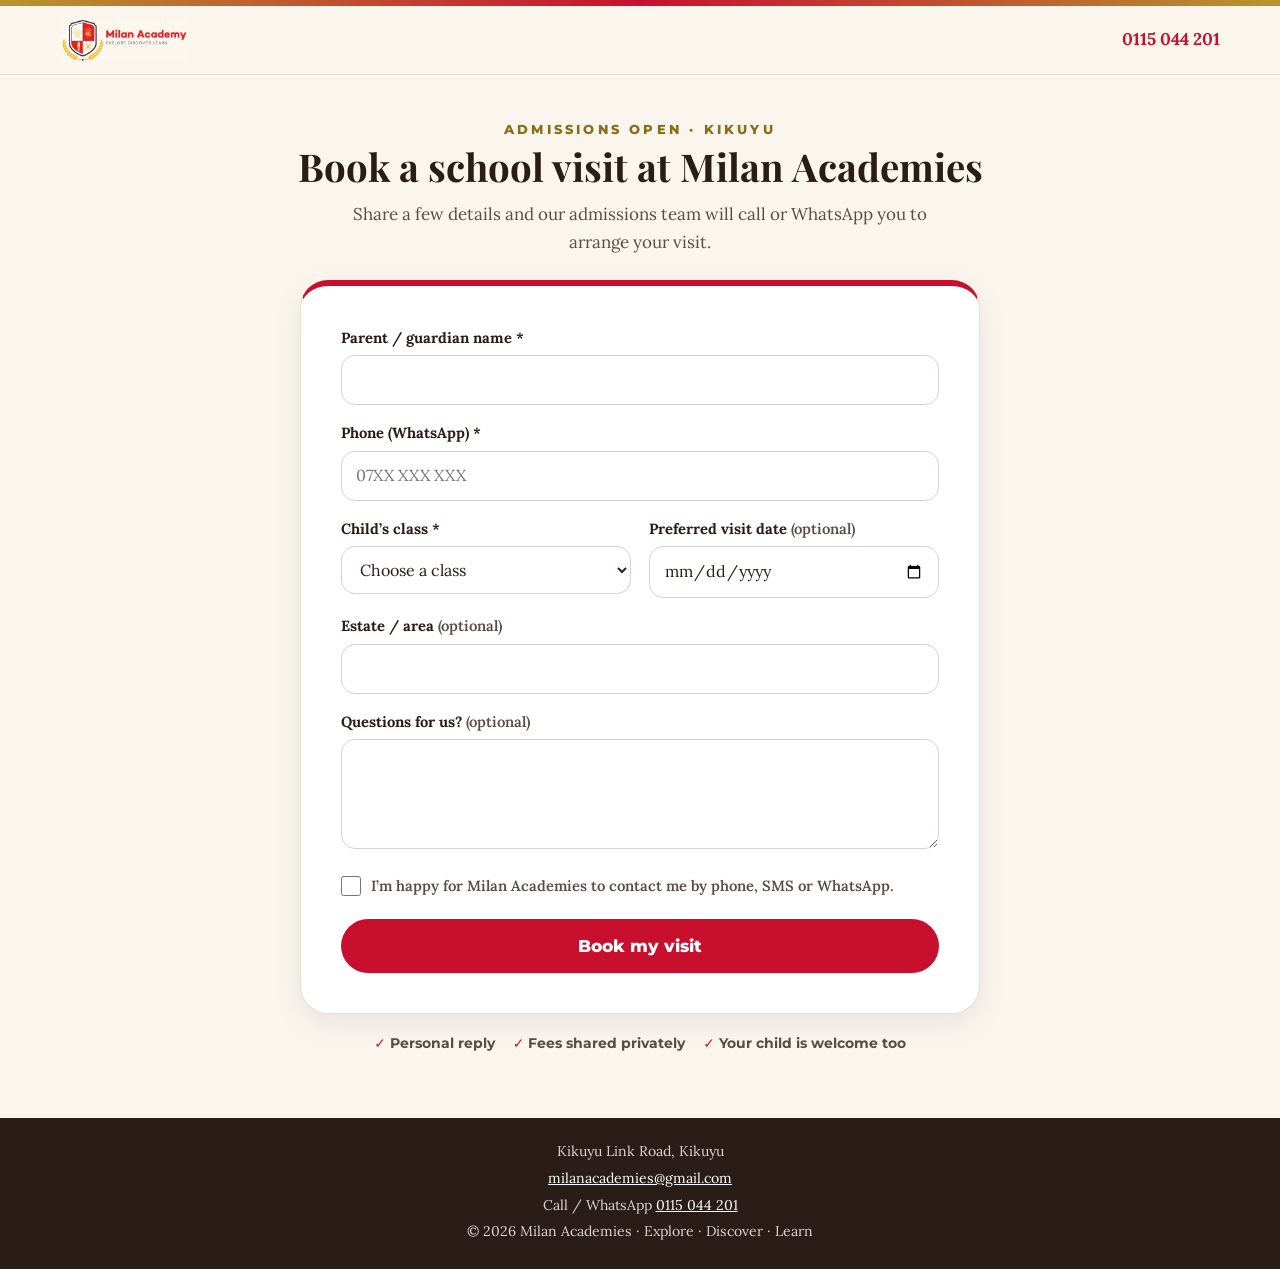
<file: index.html>
<!doctype html>
<html lang="en">
<head>
<meta charset="utf-8">
<meta name="viewport" content="width=device-width, initial-scale=1">
<title>Milan Academies · Book a School Visit</title>
<meta name="description" content="Milan Academies, Kikuyu Link Road: experiential learning and purposeful play. Book a school visit.">
<meta property="og:title" content="Milan Academies · Book a School Visit">
<meta property="og:description" content="Milan Academies, Kikuyu Link Road: experiential learning and purposeful play. Book a school visit.">
<meta property="og:image" content="images/logo.png">
<meta name="theme-color" content="#C8102E">
<link rel="icon" href="images/logo.png">
<link rel="preconnect" href="https://fonts.googleapis.com">
<link rel="preconnect" href="https://fonts.gstatic.com" crossorigin>
<link href="https://fonts.googleapis.com/css2?family=Lora:ital,wght@0,400;0,600;0,700;1,400&family=Montserrat:wght@600;700;800&family=Playfair+Display:ital,wght@0,700;0,800;1,700&display=swap" rel="stylesheet">
<link rel="stylesheet" href="assets/landing.css">
<style>
  :root {
    --brand: #C8102E; --brand-ink: #2A1D17; --on-brand: #fff;
    --accent: #B8962E; --accent-ink: #8C6D17; --on-accent: #2A1D17;
    --soft: #FAF6EE; --hero-bg: #FAF6EE; --line: #eadfca;
    --text: #2A1D17; --muted: #5a4d45; --foot-bg: #2A1D17;
    --brandbar: linear-gradient(90deg, #B8962E, #C8102E 50%, #B8962E);
    --font-head: "Playfair Display", Georgia, serif; --font-body: "Lora", Georgia, serif;
  }
  .eyebrow, .btn, .lp-trust { font-family: "Montserrat", system-ui, sans-serif; }
  .eyebrow { letter-spacing: .25em; }
  .topbar { background: rgba(250,246,238,.95); }
</style>
<script>
  window.LANDING = {
    school: "Milan Academies",
    phone: "0115 044 201",
    whatsapp: "254115044201",
    waIntro: "Hello Milan Academies, I have just registered my interest on your website and would like to book a school visit.",
    formEndpoint: "",          // optional: also copy each enquiry to a Google Sheet / Privyr webhook (Netlify Forms already stores them)
    metaPixelId: "",           // paste the school's Meta Pixel ID here (same ID on index.html and thank-you.html)
    thankYouUrl: "thank-you.html",
    campaign: "MILAN_LEAD_LP_AllSchool_PROS_OCT26"
  };
</script>
</head>
<body class="lp">
<div class="brandbar" aria-hidden="true"></div>
<header class="topbar">
  <div class="wrap">
    <a class="brandmark" href="#top" aria-label="Milan Academies home">
      <img src="images/logo.png" alt="Milan Academies, Explore · Discover · Learn" width="141" height="48">
    </a>
    <div class="top-actions"><a class="top-phone" data-contact="tel"></a></div>
  </div>
</header>

<main id="top">
  <section class="lp-hero">
    <div class="wrap">
      <span class="eyebrow">Admissions open &middot; Kikuyu</span>
      <h1>Book a school visit at Milan Academies</h1>
      <p>Share a few details and our admissions team will call or WhatsApp you to arrange your visit.</p>
    </div>
  </section>

  <section class="lp-form" id="register">
    <div class="wrap">
      <div class="form-card">
        <form name="milan-admissions" method="POST" action="/thank-you.html" data-netlify="true" netlify-honeypot="website" data-register novalidate>
          <input type="hidden" name="form-name" value="milan-admissions">
          <input type="hidden" name="campaign">
          <input type="hidden" name="page_url">
          <input type="hidden" name="utm_source">
          <input type="hidden" name="utm_medium">
          <input type="hidden" name="utm_campaign">
          <input type="hidden" name="utm_content">
          <input type="hidden" name="utm_term">
          <input type="hidden" name="fbclid">
          <div class="fgrid">
            <div class="field full">
              <label for="parent_name">Parent / guardian name *</label>
              <input id="parent_name" name="parent_name" type="text" autocomplete="name" required data-summary="Parent">
              <div class="err">Please tell us your name.</div>
            </div>
            <div class="field full">
              <label for="phone">Phone (WhatsApp) *</label>
              <input id="phone" name="phone" type="tel" inputmode="tel" autocomplete="tel" placeholder="07XX XXX XXX" required data-summary="Phone">
              <div class="err">Please enter a valid phone number.</div>
            </div>
            <div class="field">
              <label for="grade">Child’s class *</label>
              <select id="grade" name="grade" required data-summary="Class"><option value="">Choose a class</option><optgroup label="Early Years"><option>Playgroup</option><option>PP1</option><option>PP2</option></optgroup><optgroup label="Primary"><option>Grade 1</option><option>Grade 2</option><option>Grade 3</option><option>Grade 4</option><option>Grade 5</option><option>Grade 6</option></optgroup><option>Not sure yet, please advise</option></select>
              <div class="err">Please choose a class.</div>
            </div>
            <div class="field">
              <label for="visit_date">Preferred visit date <span class="opt">(optional)</span></label>
              <input id="visit_date" name="visit_date" type="date" data-summary="Visit date">
            </div>

            <div class="field full">
              <label for="area">Estate / area <span class="opt">(optional)</span></label>
              <input id="area" name="area" type="text" data-summary="Area">
            </div>
            <div class="field full">
              <label for="notes">Questions for us? <span class="opt">(optional)</span></label>
              <textarea id="notes" name="notes" rows="2"></textarea>
            </div>
            <div class="hp" aria-hidden="true"><label>Leave empty<input type="text" name="website" tabindex="-1" autocomplete="off"></label></div>
            <div class="field full">
              <label class="consent"><input type="checkbox" name="consent" value="yes" required> <span>I’m happy for Milan Academies to contact me by phone, SMS or WhatsApp.</span></label>
              <div class="err">Please tick this so we can get back to you.</div>
            </div>
            <div class="full">
              <button class="btn btn-primary" type="submit">Book my visit</button>
            </div>
          </div>
        </form>
      </div>
      <ul class="lp-trust"><li>Personal reply</li><li>Fees shared privately</li><li>Your child is welcome too</li></ul>
    </div>
  </section>
</main>

<footer class="foot-mini">
  <p>Kikuyu Link Road, Kikuyu</p><p><a href="mailto:milanacademies@gmail.com">milanacademies@gmail.com</a></p><p>Call / WhatsApp <a data-contact="tel"></a></p>
  <p>© <span data-year></span> Milan Academies &middot; Explore · Discover · Learn</p>
</footer>

<script src="assets/landing.js"></script>
</body>
</html>
</file>
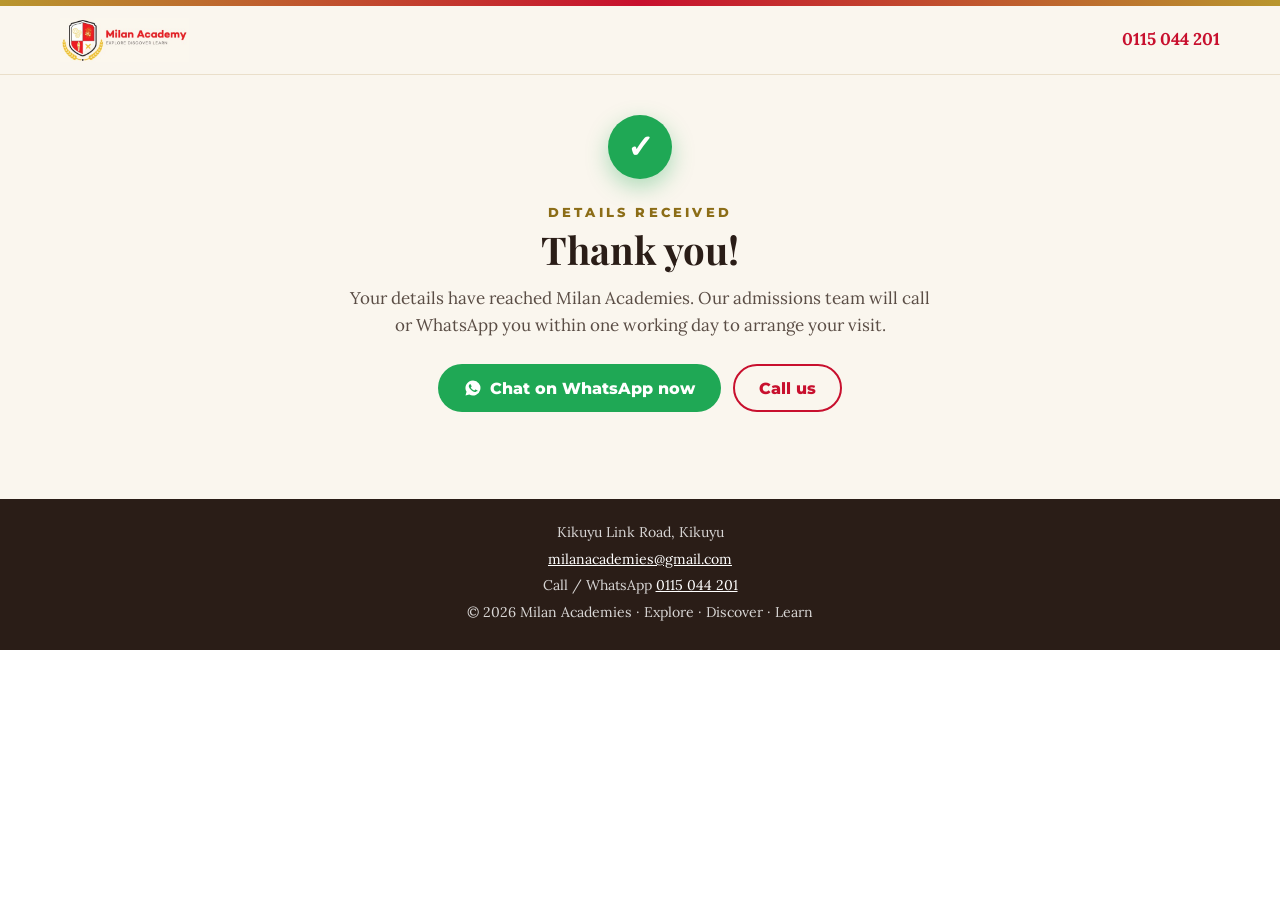
<file: thank-you.html>
<!doctype html>
<html lang="en">
<head>
<meta charset="utf-8">
<meta name="viewport" content="width=device-width, initial-scale=1">
<title>Thank You · Milan Academies</title>
<meta name="robots" content="noindex">
<meta name="theme-color" content="#C8102E">
<link rel="icon" href="images/logo.png">
<link rel="preconnect" href="https://fonts.googleapis.com">
<link rel="preconnect" href="https://fonts.gstatic.com" crossorigin>
<link href="https://fonts.googleapis.com/css2?family=Lora:ital,wght@0,400;0,600;0,700;1,400&family=Montserrat:wght@600;700;800&family=Playfair+Display:ital,wght@0,700;0,800;1,700&display=swap" rel="stylesheet">
<link rel="stylesheet" href="assets/landing.css">
<style>
  :root {
    --brand: #C8102E; --brand-ink: #2A1D17; --on-brand: #fff;
    --accent: #B8962E; --accent-ink: #8C6D17; --on-accent: #2A1D17;
    --soft: #FAF6EE; --hero-bg: #FAF6EE; --line: #eadfca;
    --text: #2A1D17; --muted: #5a4d45; --foot-bg: #2A1D17;
    --brandbar: linear-gradient(90deg, #B8962E, #C8102E 50%, #B8962E);
    --font-head: "Playfair Display", Georgia, serif; --font-body: "Lora", Georgia, serif;
  }
  .eyebrow, .btn, .lp-trust { font-family: "Montserrat", system-ui, sans-serif; }
  .eyebrow { letter-spacing: .25em; }
  .topbar { background: rgba(250,246,238,.95); }
</style>
<script>
  window.LANDING = {
    school: "Milan Academies",
    phone: "0115 044 201",
    whatsapp: "254115044201",
    waIntro: "Hello Milan Academies, I have just registered my interest on your website and would like to book a school visit.",
    formEndpoint: "",          // optional: also copy each enquiry to a Google Sheet / Privyr webhook (Netlify Forms already stores them)
    metaPixelId: "",           // paste the school's Meta Pixel ID here (same ID on index.html and thank-you.html)
    thankYouUrl: "thank-you.html",
    campaign: "MILAN_LEAD_LP_AllSchool_PROS_OCT26"
  };
</script>
</head>
<body class="lp" data-page="thanks">
<div class="brandbar" aria-hidden="true"></div>
<header class="topbar">
  <div class="wrap">
    <a class="brandmark" href="index.html" aria-label="Milan Academies home">
      <img src="images/logo.png" alt="Milan Academies, Explore · Discover · Learn" width="141" height="48">
    </a>
    <div class="top-actions"><a class="top-phone" data-contact="tel"></a></div>
  </div>
</header>

<main>
  <section class="lp-hero thanks-hero" style="padding-bottom:clamp(40px,6vw,64px)">
    <div class="wrap">
      <div class="tick-badge" aria-hidden="true" style="margin-inline:auto">✓</div>
      <span class="eyebrow">Details received</span>
      <h1>Thank you<span data-thanks-name></span>!</h1>
      <p>Your details have reached Milan Academies. Our admissions team will call or WhatsApp you within one working day to arrange your visit.</p>
      <div class="hero-ctas" style="justify-content:center">
        <a class="btn btn-wa" data-wa-continue href="#" target="_blank" rel="noopener">Chat on WhatsApp now</a>
        <a class="btn btn-ghost" data-contact="tel">Call us</a>
      </div>
    </div>
  </section>
</main>

<footer class="foot-mini">
  <p>Kikuyu Link Road, Kikuyu</p><p><a href="mailto:milanacademies@gmail.com">milanacademies@gmail.com</a></p><p>Call / WhatsApp <a data-contact="tel"></a></p>
  <p>© <span data-year></span> Milan Academies &middot; Explore · Discover · Learn</p>
</footer>

<script src="assets/landing.js"></script>
</body>
</html>
</file>
<file: assets/landing.css>
/* =========================================================
   SCHOOL ADMISSIONS LANDING — SHARED STYLES
   Each page sets its own palette tokens in a <style> block;
   the values below are only fallbacks.
   ========================================================= */
:root {
  --brand: #1f4e79; --brand-ink: #12304b; --on-brand: #fff;
  --accent: #f2b33d; --accent-ink: #8a5a00; --on-accent: #12304b;
  --soft: #f1f5f9; --hero-bg: var(--soft);
  --text: #1f2933; --muted: #52606d; --foot-bg: #12304b;
  --wa: #1fa855; --wa-ink: #fff;
  --line: #e6e1ec; --danger: #c0392b;
  --radius: 22px; --shadow: 0 10px 30px rgba(20, 10, 40, .08);
  --font-head: Georgia, serif; --font-body: system-ui, sans-serif;
}

*, *::before, *::after { box-sizing: border-box; }
html { scroll-behavior: smooth; -webkit-text-size-adjust: 100%; }
body {
  margin: 0; background: #fff; color: var(--text);
  font: 400 1.0625rem/1.6 var(--font-body);
}
img { max-width: 100%; display: block; }
a { color: var(--brand); }
h1, h2, h3 { font-family: var(--font-head); color: var(--brand-ink); line-height: 1.15; margin: 0 0 .5em; }
h1 { font-size: clamp(2rem, 5vw, 3.2rem); }
h2 { font-size: clamp(1.6rem, 3.6vw, 2.35rem); }
h3 { font-size: 1.2rem; }
p { margin: 0 0 1em; }
[hidden] { display: none !important; }
:focus-visible { outline: 3px solid var(--accent); outline-offset: 2px; }

.wrap { width: min(1160px, 100% - 32px); margin-inline: auto; }
section { padding: clamp(56px, 8vw, 96px) 0; }
.center { text-align: center; }
.center .lead { margin-inline: auto; }
.eyebrow {
  display: inline-block; margin-bottom: .8rem;
  font: 800 .8rem/1.2 var(--font-body); letter-spacing: .1em; text-transform: uppercase;
  color: var(--accent-ink);
}
.lead { font-size: 1.15rem; color: var(--muted); max-width: 62ch; }
.small { font-size: .88rem; }

/* ---------- Buttons ---------- */
.btn {
  display: inline-flex; align-items: center; justify-content: center; gap: .5em;
  min-height: 48px; padding: .75em 1.5em; border: 2px solid transparent; border-radius: 999px;
  font: 800 1rem/1.2 var(--font-body); text-decoration: none; cursor: pointer;
  transition: transform .15s ease, box-shadow .15s ease, background-color .15s ease;
}
.btn:hover { transform: translateY(-1px); box-shadow: 0 6px 18px rgba(0,0,0,.12); }
.btn:disabled { opacity: .65; cursor: progress; transform: none; box-shadow: none; }
.btn-primary { background: var(--brand); color: var(--on-brand); }
.btn-primary:hover { background: var(--brand-ink); }
.btn-accent { background: var(--accent); color: var(--on-accent); }
.btn-ghost { background: transparent; color: var(--brand); border-color: currentColor; }
.btn-wa { background: var(--wa); color: var(--wa-ink); }
.btn-wa::before {
  content: ""; width: 1.15em; height: 1.15em; flex: none;
  background: currentColor;
  -webkit-mask: url("data:image/svg+xml,%3Csvg xmlns='http://www.w3.org/2000/svg' viewBox='0 0 24 24'%3E%3Cpath d='M12 2a10 10 0 0 0-8.6 15.1L2 22l5-1.3A10 10 0 1 0 12 2zm5.3 14.1c-.2.6-1.3 1.2-1.8 1.2-.5.1-1 .1-3.3-.8-2.8-1.1-4.5-3.9-4.7-4.1-.1-.2-1.1-1.5-1.1-2.8s.7-2 1-2.3c.2-.3.5-.3.7-.3h.5c.2 0 .4 0 .6.5l.9 2.1c.1.2.1.4 0 .5l-.4.6-.4.4c-.1.1-.3.3-.1.6.2.3.8 1.3 1.7 2.1 1.2 1 2.1 1.4 2.4 1.5.3.1.5.1.6-.1l.9-1c.2-.3.4-.2.6-.1l2 1c.3.1.5.2.5.3.1.2.1.7-.1 1.3z'/%3E%3C/svg%3E") center / contain no-repeat;
          mask: url("data:image/svg+xml,%3Csvg xmlns='http://www.w3.org/2000/svg' viewBox='0 0 24 24'%3E%3Cpath d='M12 2a10 10 0 0 0-8.6 15.1L2 22l5-1.3A10 10 0 1 0 12 2zm5.3 14.1c-.2.6-1.3 1.2-1.8 1.2-.5.1-1 .1-3.3-.8-2.8-1.1-4.5-3.9-4.7-4.1-.1-.2-1.1-1.5-1.1-2.8s.7-2 1-2.3c.2-.3.5-.3.7-.3h.5c.2 0 .4 0 .6.5l.9 2.1c.1.2.1.4 0 .5l-.4.6-.4.4c-.1.1-.3.3-.1.6.2.3.8 1.3 1.7 2.1 1.2 1 2.1 1.4 2.4 1.5.3.1.5.1.6-.1l.9-1c.2-.3.4-.2.6-.1l2 1c.3.1.5.2.5.3.1.2.1.7-.1 1.3z'/%3E%3C/svg%3E") center / contain no-repeat;
}
.btn-small { min-height: 40px; padding: .5em 1.1em; font-size: .92rem; }

/* ---------- Top bar ---------- */
.topbar {
  position: sticky; top: 0; z-index: 50;
  background: rgba(255,255,255,.94); backdrop-filter: saturate(1.4) blur(8px);
  border-bottom: 1px solid var(--line);
}
.topbar .wrap { display: flex; align-items: center; justify-content: space-between; gap: 16px; min-height: 68px; }
.brandmark { display: flex; align-items: center; gap: 12px; text-decoration: none; color: var(--brand-ink); }
.brandmark img { height: 44px; width: auto; }
.brandmark .name { font: 700 1.15rem/1.1 var(--font-head); }
.brandmark .name small { display: block; margin-top: 3px; font: 600 .78rem/1.2 var(--font-body); color: var(--muted); letter-spacing: .02em; }
.top-actions { display: flex; align-items: center; gap: 16px; }
.top-phone { font-weight: 800; text-decoration: none; white-space: nowrap; }

/* ---------- Hero ---------- */
.hero { background: var(--hero-bg); padding-top: clamp(40px, 6vw, 80px); }
.hero-grid { display: grid; grid-template-columns: 1.1fr .9fr; gap: clamp(28px, 5vw, 64px); align-items: center; }
.hero-ctas { display: flex; flex-wrap: wrap; gap: 12px; margin: 1.6rem 0 1.4rem; }
.chips { list-style: none; padding: 0; margin: 0; display: flex; flex-wrap: wrap; gap: 8px; }
.chips li {
  background: #fff; border: 1px solid var(--line); border-radius: 999px;
  padding: .35em .95em; font-weight: 700; font-size: .9rem; color: var(--brand-ink);
}
.hero-media { position: relative; }
.hero-media .slot { aspect-ratio: 4 / 5; border-radius: 32px; box-shadow: var(--shadow); }
.hero-badge {
  position: absolute; left: -18px; bottom: 24px; max-width: 270px;
  background: #fff; border-radius: 18px; padding: 14px 18px; box-shadow: var(--shadow);
  font-size: .9rem; color: var(--muted); border-left: 5px solid var(--accent);
}
.hero-badge strong { display: block; color: var(--brand-ink); font-family: var(--font-head); font-size: 1.05rem; margin-bottom: 2px; }

/* ---------- Photo slots ---------- */
.slot {
  position: relative; margin: 0; overflow: hidden; border-radius: var(--radius);
  aspect-ratio: 4 / 3; background:
    repeating-linear-gradient(135deg, transparent 0 14px, rgba(255,255,255,.35) 14px 28px),
    var(--soft);
  border: 1px dashed color-mix(in srgb, var(--brand) 30%, transparent);
}
.slot::before {
  content: attr(data-label); position: absolute; inset: 0; display: grid; place-items: center;
  padding: 16px; text-align: center; font-size: .85rem; font-weight: 700; color: var(--brand);
  opacity: .75;
}
.slot img { position: absolute; inset: 0; width: 100%; height: 100%; object-fit: cover; }
.slot.has-img { border: 0; background: var(--soft); }
.slot.has-img::before { content: none; }
.slot-wide { aspect-ratio: 16 / 9; margin-top: 1.6rem; }

/* ---------- Register ---------- */
.register { background: #fff; }
.register-grid { display: grid; grid-template-columns: .9fr 1.1fr; gap: clamp(28px, 5vw, 64px); align-items: start; }
.assure { list-style: none; padding: 0; margin: 1.4rem 0 0; display: grid; gap: 14px; }
.assure li { display: flex; gap: 14px; align-items: flex-start; color: var(--muted); }
.assure .ic {
  flex: none; width: 44px; height: 44px; display: grid; place-items: center;
  background: var(--soft); border-radius: 14px; font-size: 1.25rem;
}
.assure b { display: block; color: var(--brand-ink); }

.form-card {
  background: #fff; border: 1.5px solid var(--line); border-radius: 28px;
  padding: clamp(22px, 4vw, 40px); box-shadow: var(--shadow);
  border-top: 6px solid var(--brand);
}
.form-card h3 { font-size: 1.5rem; margin-bottom: .25em; }
.form-card .sub { color: var(--muted); font-size: .95rem; margin-bottom: 1.4rem; }
.fgrid { display: grid; grid-template-columns: 1fr 1fr; gap: 16px 18px; }
.fgrid .full { grid-column: 1 / -1; }
.field { margin: 0; padding: 0; border: 0; min-width: 0; }
.field label, .field legend { display: block; font-weight: 800; font-size: .92rem; color: var(--brand-ink); margin-bottom: 6px; padding: 0; }
.opt { font-weight: 600; color: var(--muted); }
.field input:not([type=radio]):not([type=checkbox]), .field select, .field textarea {
  width: 100%; min-height: 48px; padding: .7em .9em;
  font: inherit; font-size: 1rem; color: var(--text);
  background: #fff; border: 1.5px solid #d6cfe0; border-radius: 14px;
  transition: border-color .15s ease, box-shadow .15s ease;
}
.field textarea { min-height: 110px; resize: vertical; }
.field input:focus, .field select:focus, .field textarea:focus {
  outline: none; border-color: var(--brand);
  box-shadow: 0 0 0 4px color-mix(in srgb, var(--brand) 18%, transparent);
}
.err { display: none; margin-top: 6px; color: var(--danger); font-size: .85rem; font-weight: 700; }
.field.invalid .err { display: block; }
.field.invalid input:not([type=radio]):not([type=checkbox]), .field.invalid select { border-color: var(--danger); }
.choice-row { display: grid; grid-template-columns: repeat(3, 1fr); gap: 10px; }
.choice { position: relative; margin: 0 !important; cursor: pointer; }
.choice input { position: absolute; opacity: 0; inset: 0; cursor: pointer; }
.choice span {
  display: block; height: 100%; padding: 12px 14px; border: 1.5px solid #d6cfe0; border-radius: 14px;
  font-weight: 800; color: var(--brand-ink); transition: border-color .15s, background-color .15s;
}
.choice small { display: block; font-weight: 600; font-size: .8rem; color: var(--muted); }
.choice input:checked + span { border-color: var(--brand); background: var(--soft); box-shadow: inset 0 0 0 1px var(--brand); }
.choice input:focus-visible + span { outline: 3px solid var(--accent); outline-offset: 2px; }
.field.invalid .choice span { border-color: var(--danger); }
.consent { display: flex !important; gap: 10px; align-items: flex-start; font-weight: 600 !important; color: var(--muted) !important; cursor: pointer; }
.consent input { width: 20px; height: 20px; margin: 2px 0 0; flex: none; accent-color: var(--brand); }
.hp { position: absolute !important; left: -10000px; width: 1px; height: 1px; overflow: hidden; }
.form-card button[type=submit] { width: 100%; min-height: 54px; font-size: 1.08rem; }
.form-note { margin: .8rem 0 0; text-align: center; font-size: .88rem; color: var(--muted); }
.form-error {
  margin: 0 0 1rem; padding: 12px 14px; border-radius: 12px;
  background: #fdecea; color: #8e2a1f; font-weight: 700; font-size: .92rem;
}
.thanks { display: none; text-align: center; padding: 12px 0; }
.form-card.sent form { display: none; }
.form-card.sent .thanks { display: block; }
.thanks .big { font-size: 3rem; line-height: 1; margin-bottom: .6rem; }
.thanks p { color: var(--muted); }

/* ---------- Worries ---------- */
.hear { background: var(--soft); }
.hear-grid { display: grid; grid-template-columns: repeat(3, 1fr); gap: 20px; margin-top: 2.2rem; }
.worry { background: #fff; border-radius: var(--radius); padding: 28px; box-shadow: var(--shadow); }
.worry .q { font: 700 1.15rem/1.3 var(--font-head); color: var(--brand-ink); margin-bottom: .7rem; }
.worry .q::before { content: "“"; display: block; font-size: 2.4rem; line-height: .7; color: var(--accent); }
.worry p { margin: 0; color: var(--muted); }

/* ---------- Feature cards ---------- */
.features { background: var(--soft); }
.feature-grid { display: grid; grid-template-columns: repeat(var(--cols, 3), 1fr); gap: 20px; margin-top: 2.2rem; }
.feature { background: #fff; border-radius: var(--radius); overflow: hidden; box-shadow: var(--shadow); display: flex; flex-direction: column; }
.feature .slot { border-radius: 0; border: 0; }
.feature .body { padding: 20px 22px 24px; }
.feature .body p { margin: 0; color: var(--muted); font-size: .96rem; }
.feature .tag {
  display: inline-block; margin-bottom: .6rem; padding: 3px 10px; border-radius: 999px;
  background: var(--soft); color: var(--brand); font-weight: 800; font-size: .74rem; letter-spacing: .08em; text-transform: uppercase;
}

/* ---------- Split + mosaic ---------- */
.split { display: grid; grid-template-columns: 1fr 1fr; gap: clamp(28px, 5vw, 64px); align-items: center; }
.ticks { list-style: none; padding: 0; margin: 1.4rem 0 0; display: grid; gap: 14px; }
.ticks li { position: relative; padding-left: 38px; color: var(--muted); }
.ticks li::before {
  content: "✓"; position: absolute; left: 0; top: 1px; width: 26px; height: 26px; display: grid; place-items: center;
  border-radius: 50%; background: var(--brand); color: var(--on-brand); font-weight: 800; font-size: .85rem;
}
.ticks strong { color: var(--brand-ink); }
.mosaic { display: grid; grid-template-columns: 1fr 1fr; grid-template-rows: 1fr 1fr; gap: 14px; }
.mosaic .slot { aspect-ratio: auto; min-height: 180px; }
.mosaic .slot:first-child { grid-row: 1 / 3; min-height: 380px; }

/* ---------- Steps ---------- */
.steps { display: grid; grid-template-columns: repeat(4, 1fr); gap: 20px; margin-top: 2.2rem; counter-reset: step; }
.steps.next-steps { grid-template-columns: repeat(3, 1fr); }
.step { position: relative; background: #fff; border: 1.5px solid var(--line); border-radius: var(--radius); padding: 26px 24px; }
.step .time {
  display: inline-block; margin-bottom: .7rem; padding: 3px 12px; border-radius: 999px;
  background: var(--accent); color: var(--on-accent); font-weight: 800; font-size: .8rem;
}
.step p { margin: 0; color: var(--muted); font-size: .96rem; }

/* ---------- FAQ ---------- */
.faq { max-width: 800px; margin: 2.2rem auto 0; display: grid; gap: 12px; }
.faq details { background: #fff; border: 1.5px solid var(--line); border-radius: 18px; padding: 0 22px; }
.faq details[open] { border-color: var(--brand); }
.faq summary {
  list-style: none; cursor: pointer; padding: 18px 32px 18px 0; position: relative;
  font-weight: 800; color: var(--brand-ink);
}
.faq summary::-webkit-details-marker { display: none; }
.faq summary::after { content: "+"; position: absolute; right: 0; top: 50%; transform: translateY(-50%); font-size: 1.5rem; color: var(--brand); }
.faq details[open] summary::after { content: "–"; }
.faq details p { color: var(--muted); padding-bottom: 18px; margin: 0; }

/* ---------- Band ---------- */
.band { background: var(--brand); color: var(--on-brand); }
.band .lead { color: color-mix(in srgb, var(--on-brand) 85%, transparent); }
.promise { font: 700 clamp(1.4rem, 3.4vw, 2.1rem)/1.3 var(--font-head); max-width: 30ch; margin: 0 auto 1.6rem; }

/* ---------- Thank-you page ---------- */
.thanks-hero .tick-badge {
  width: 64px; height: 64px; display: grid; place-items: center; margin-bottom: 1.2rem;
  border-radius: 50%; background: var(--wa); color: #fff; font-size: 2rem; font-weight: 800;
  box-shadow: 0 8px 22px rgba(31,168,85,.35);
}

/* ---------- Footer ---------- */
.foot { background: var(--foot-bg); color: rgba(255,255,255,.78); padding: 56px 0 28px; }
.foot h3 { color: #fff; font-size: 1.1rem; }
.foot a { color: #fff; }
.foot ul { list-style: none; padding: 0; margin: 0; display: grid; gap: 6px; }
.foot-grid { display: grid; grid-template-columns: 1.4fr 1fr 1fr; gap: 32px; margin-bottom: 32px; }
.foot .small { border-top: 1px solid rgba(255,255,255,.14); padding-top: 20px; }

/* ---------- Sticky mobile CTA ---------- */
.sticky-cta { display: none; }

/* ---------- Responsive ---------- */
@media (max-width: 960px) {
  .feature-grid { grid-template-columns: repeat(2, 1fr); }
  .steps { grid-template-columns: repeat(2, 1fr); }
  .hear-grid { grid-template-columns: 1fr; }
}
@media (max-width: 820px) {
  .hero-grid, .register-grid, .split { grid-template-columns: 1fr; }
  .hero-media .slot { aspect-ratio: 4 / 3; }
  .hero-badge { left: 12px; bottom: -18px; }
  .hero-media { margin-bottom: 18px; }
  .foot-grid { grid-template-columns: 1fr; }
  /* Paid traffic lands on phones: put the form above the reassurance copy. */
  .form-first .register-grid .form-card { order: -1; }
  .form-first .register-aside .slot-wide { display: none; }
}
@media (max-width: 720px) {
  body:not([data-page=thanks]) { padding-bottom: 76px; }
  .top-phone { display: none; }
  .fgrid, .steps, .steps.next-steps, .feature-grid { grid-template-columns: 1fr; }
  .choice-row { grid-template-columns: 1fr; }
  .mosaic .slot:first-child { min-height: 280px; }
  .sticky-cta {
    position: fixed; left: 0; right: 0; bottom: 0; z-index: 60;
    display: grid; grid-template-columns: 1fr 1fr; gap: 10px;
    padding: 10px 16px calc(10px + env(safe-area-inset-bottom));
    background: rgba(255,255,255,.96); border-top: 1px solid var(--line);
    box-shadow: 0 -6px 20px rgba(0,0,0,.08);
    transition: transform .2s ease;
  }
  .sticky-cta.away { transform: translateY(110%); }
}
@media (prefers-reduced-motion: reduce) {
  html { scroll-behavior: auto; }
  .btn, .sticky-cta { transition: none; }
}

.sticky-cta:has(> [hidden]) { grid-template-columns: 1fr; }

/* ---------- Form-first ad landing ---------- */
.brandbar { height: 6px; background: var(--brandbar, var(--brand)); }
.lp-hero { background: var(--hero-bg); padding: clamp(22px, 4vw, 40px) 0 6px; text-align: center; }
.lp-hero .eyebrow { margin-bottom: .4rem; }
.lp-hero h1 { font-size: clamp(1.55rem, 4.6vw, 2.4rem); margin: 0 0 .35em; }
.lp-hero p { margin: 0 auto; max-width: 54ch; color: var(--muted); }
.lp-form { background: var(--hero-bg); padding: 18px 0 clamp(40px, 6vw, 64px); }
.lp-form .form-card { max-width: 680px; margin: 0 auto; }
.lp-trust { list-style: none; padding: 0; margin: 18px auto 0; display: flex; flex-wrap: wrap; justify-content: center; gap: 6px 18px; font-size: .86rem; font-weight: 700; color: var(--muted); }
.lp-trust li::before { content: "✓ "; color: var(--brand); }
.foot-mini { background: var(--foot-bg); color: rgba(255,255,255,.82); text-align: center; padding: 22px 16px; font-size: .88rem; }
.foot-mini p { margin: 0 0 .3em; }
.foot-mini a { color: #fff; }
.label-like { display: block; font-weight: 800; font-size: .92rem; color: var(--brand-ink); margin-bottom: 6px; }
.fixed-date { margin: 0; min-height: 48px; display: flex; align-items: center; padding: 0 .9em; border-radius: 14px; background: var(--soft); font-weight: 800; color: var(--brand); }
body.lp { padding-bottom: 0; }
</file>
